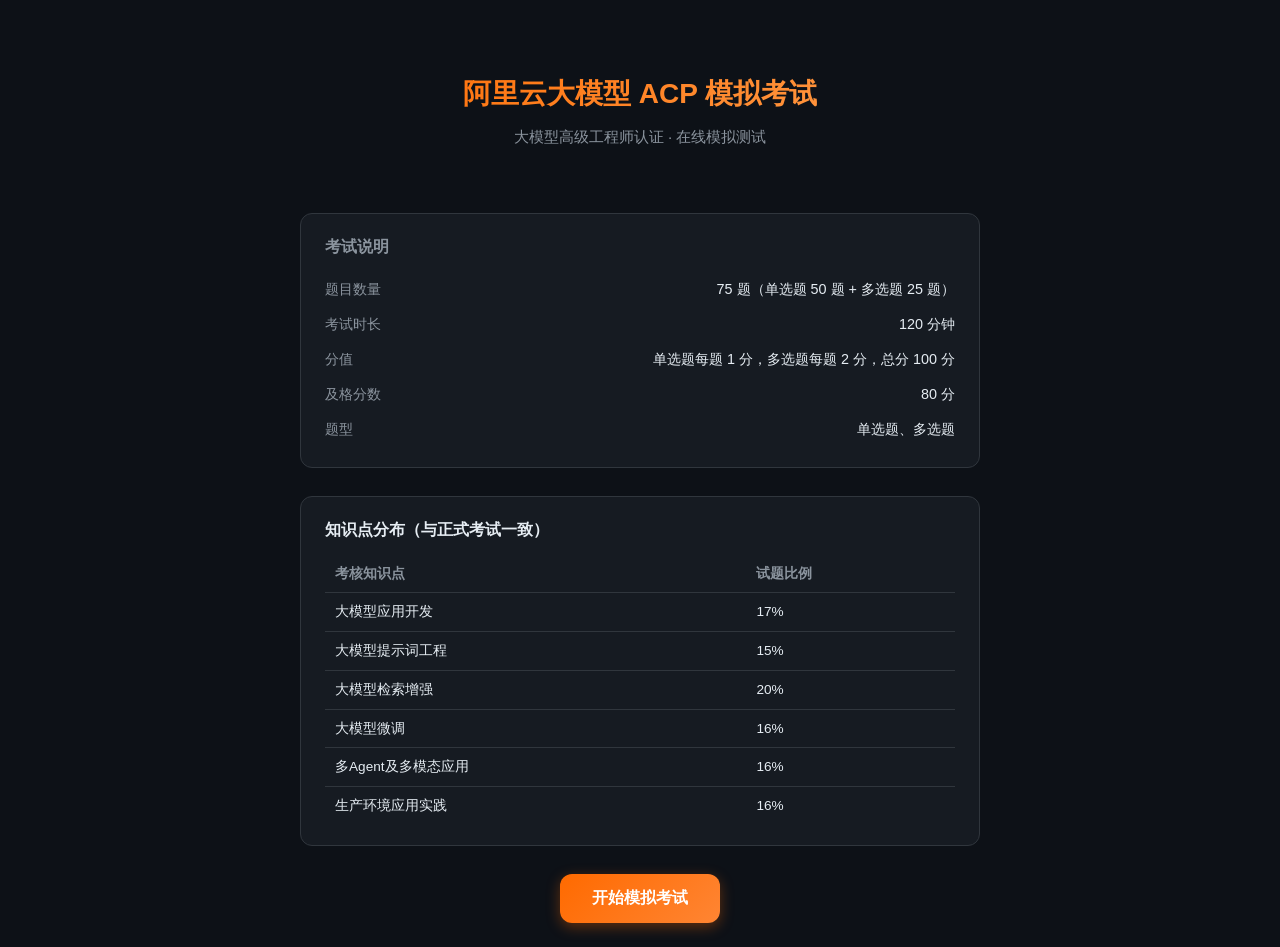
<file: acp-mock-exam/index.html>
<!DOCTYPE html>
<html lang="zh-CN">

<head>
  <meta charset="UTF-8">
  <meta name="viewport" content="width=device-width, initial-scale=1.0">
  <title>阿里云大模型ACP - 在线模拟测试</title>
  <link rel="stylesheet" href="css/style.css">
</head>

<body>
  <div class="container">
    <header class="hero">
      <h1>阿里云大模型 ACP 模拟考试</h1>
      <p class="subtitle">大模型高级工程师认证 · 在线模拟测试</p>
    </header>

    <section class="exam-meta">
      <h2>考试说明</h2>
      <ul>
        <li><span class="label">题目数量</span><span class="value">75 题（单选题 50 题 + 多选题 25 题）</span></li>
        <li><span class="label">考试时长</span><span class="value">120 分钟</span></li>
        <li><span class="label">分值</span><span class="value">单选题每题 1 分，多选题每题 2 分，总分 100 分</span></li>
        <li><span class="label">及格分数</span><span class="value">80 分</span></li>
        <li><span class="label">题型</span><span class="value">单选题、多选题</span></li>
      </ul>
    </section>

    <section class="syllabus-block">
      <h2>知识点分布（与正式考试一致）</h2>
      <table>
        <thead>
          <tr>
            <th>考核知识点</th>
            <th>试题比例</th>
          </tr>
        </thead>
        <tbody>
          <tr>
            <td>大模型应用开发</td>
            <td>17%</td>
          </tr>
          <tr>
            <td>大模型提示词工程</td>
            <td>15%</td>
          </tr>
          <tr>
            <td>大模型检索增强</td>
            <td>20%</td>
          </tr>
          <tr>
            <td>大模型微调</td>
            <td>16%</td>
          </tr>
          <tr>
            <td>多Agent及多模态应用</td>
            <td>16%</td>
          </tr>
          <tr>
            <td>生产环境应用实践</td>
            <td>16%</td>
          </tr>
        </tbody>
      </table>
    </section>

    <div class="actions">
      <button class="btn btn-primary" id="startExam">开始模拟考试</button>
    </div>
  </div>

  <script>
    document.getElementById('startExam').addEventListener('click', function () {
      window.location.href = 'exam.html';
    });
  </script>
</body>

</html>
</file>
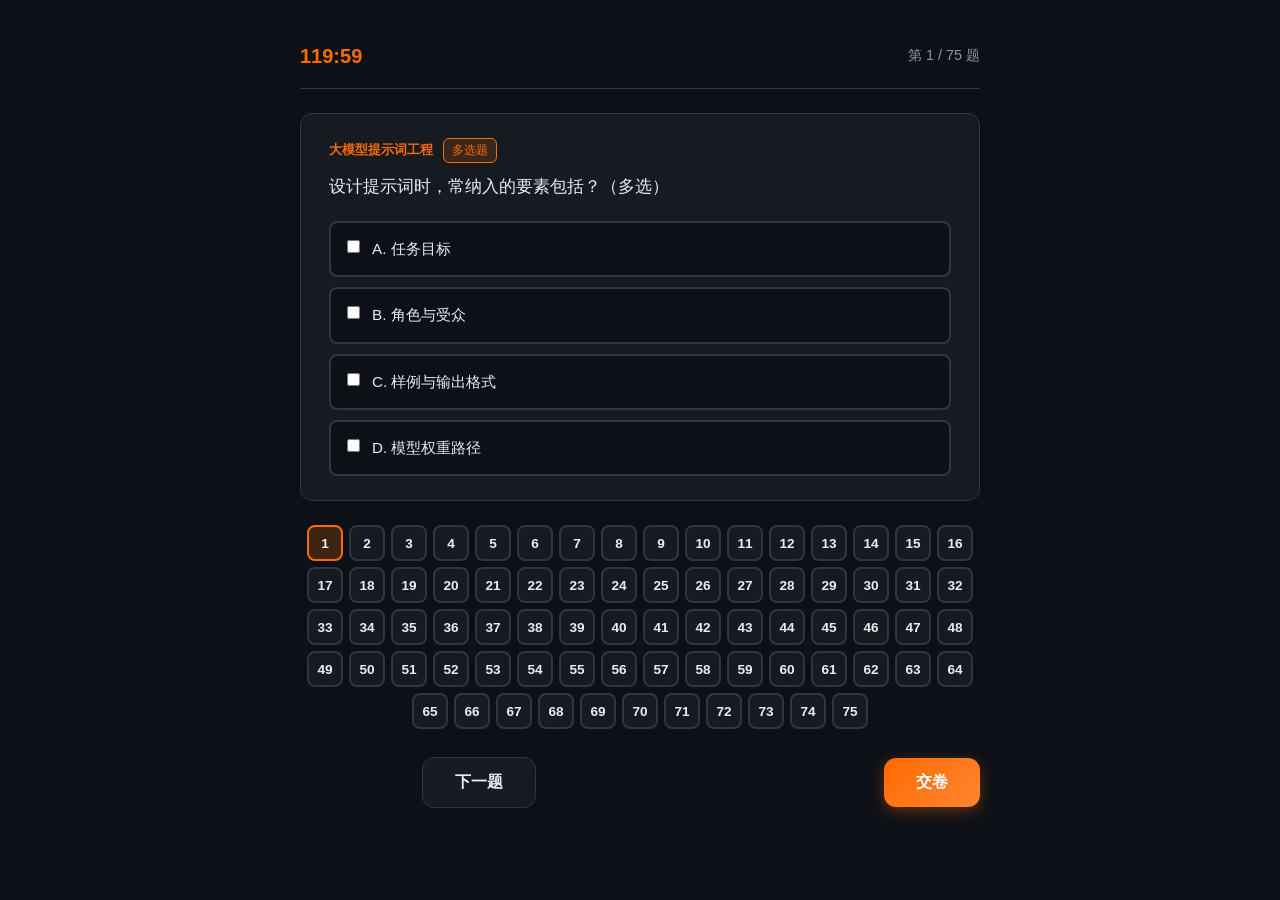
<file: acp-mock-exam/exam.html>
<!DOCTYPE html>
<html lang="zh-CN">
<head>
  <meta charset="UTF-8">
  <meta name="viewport" content="width=device-width, initial-scale=1.0">
  <title>模拟考试中 - 阿里云大模型ACP</title>
  <link rel="stylesheet" href="css/style.css">
</head>
<body>
  <div class="container">
    <div class="exam-header">
      <div class="timer" id="timer">120:00</div>
      <div class="progress-text" id="progress">第 1 / 75 题</div>
    </div>

    <div class="question-card">
      <div class="category-line">
        <span class="category" id="category"></span>
        <span class="question-type-tag" id="questionTypeTag"></span>
      </div>
      <div class="question-text" id="questionText"></div>
      <div class="options" id="options"></div>
    </div>

    <div class="nav-dots" id="navDots"></div>

    <div class="nav-buttons">
      <div class="left">
        <button class="btn btn-secondary" id="btnPrev" type="button">上一题</button>
        <button class="btn btn-secondary" id="btnNext" type="button">下一题</button>
      </div>
      <button class="btn btn-primary" id="btnSubmit" type="button">交卷</button>
    </div>
  </div>

  <script src="js/questions.js"></script>
  <script src="js/exam.js"></script>
</body>
</html>
</file>
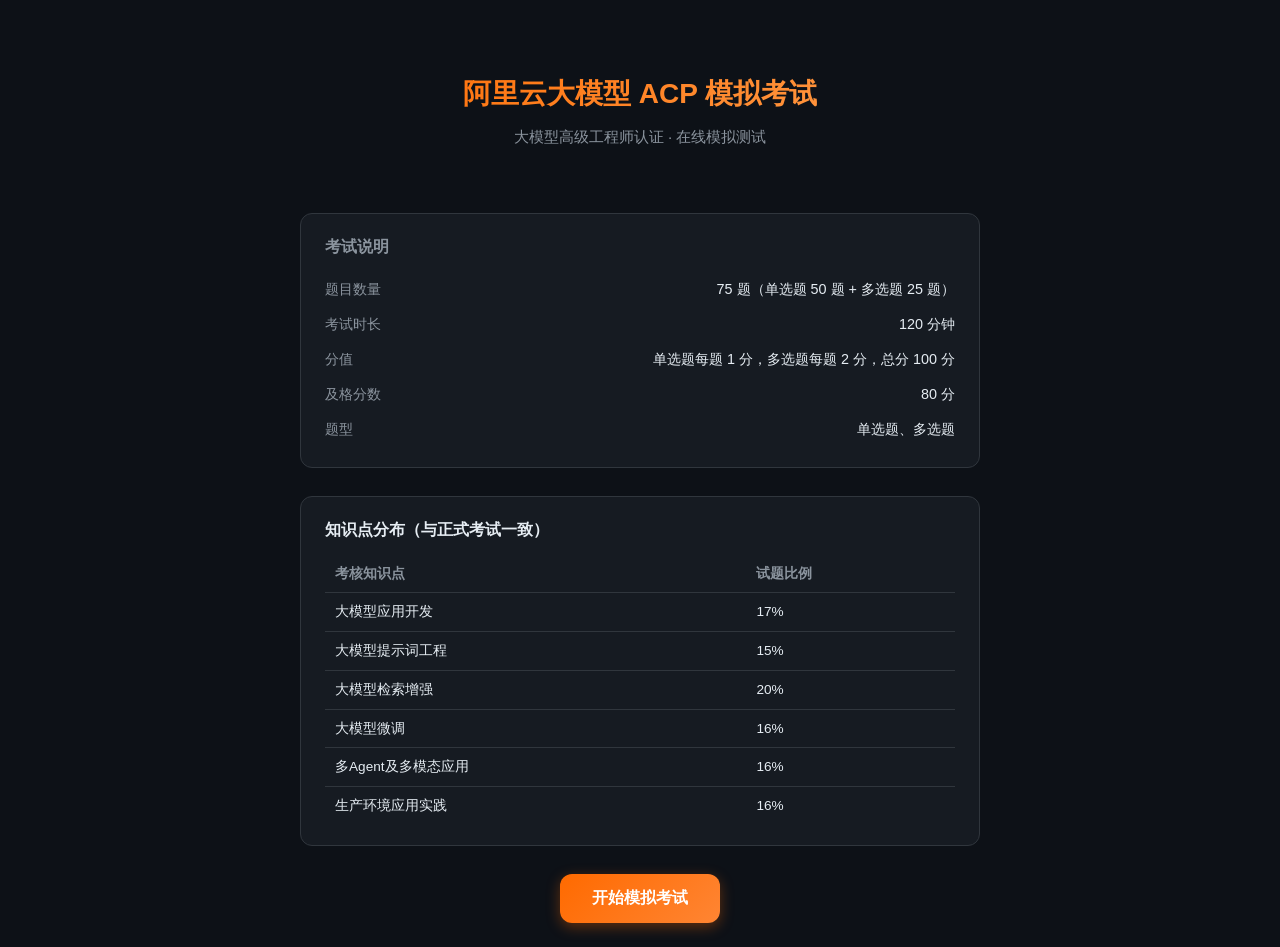
<file: acp-mock-exam/result.html>
<!DOCTYPE html>
<html lang="zh-CN">
<head>
  <meta charset="UTF-8">
  <meta name="viewport" content="width=device-width, initial-scale=1.0">
  <title>考试成绩 - 阿里云大模型ACP模拟</title>
  <link rel="stylesheet" href="css/style.css">
</head>
<body>
  <div class="container">
    <header class="result-hero">
      <h1>模拟考试成绩</h1>
      <div class="score-circle" id="scoreCircle">0</div>
      <p class="score-total" id="scoreTotal">/ 100 分</p>
      <p class="pass-msg hidden" id="passMsg">恭喜，已达到及格线！</p>
      <p class="fail-msg hidden" id="failMsg">未达及格线，建议复习后再次模拟。</p>
    </header>

    <div class="stats-grid">
      <div class="stat-card">
        <div class="value" id="statScore">0</div>
        <div class="label">得分</div>
      </div>
      <div class="stat-card">
        <div class="value" id="statCorrect">0</div>
        <div class="label">正确题数</div>
      </div>
      <div class="stat-card">
        <div class="value" id="statTotal">0</div>
        <div class="label">总题数</div>
      </div>
      <div class="stat-card">
        <div class="value" id="statTime">0:00</div>
        <div class="label">用时</div>
      </div>
    </div>

    <section class="review-section" id="reviewSection">
      <div class="review-header">
        <h2>题目回顾</h2>
        <div class="filter-tabs">
          <button class="filter-btn active" data-filter="all">全部</button>
          <button class="filter-btn" data-filter="wrong">错题 (<span id="wrongCount">0</span>)</button>
          <button class="filter-btn" data-filter="correct">正确 (<span id="correctCount">0</span>)</button>
        </div>
      </div>
      <div id="reviewList"></div>
    </section>

    <div class="actions" style="margin-top:24px;">
      <a href="index.html" class="btn btn-secondary">再考一次</a>
      <a href="exam.html" class="btn btn-primary">重新抽题并考试</a>
    </div>
  </div>

  <script>
    (function() {
      const raw = sessionStorage.getItem('acpExamResults');
      if (!raw) {
        window.location.href = 'index.html';
        return;
      }
      const data = JSON.parse(raw);
      const { results, score, total, correct, timeUsed } = data;

      const pass = score >= 80;
      document.getElementById('scoreCircle').textContent = score;
      document.getElementById('scoreTotal').textContent = '/ 100 分';
      document.getElementById('scoreCircle').className = 'score-circle ' + (pass ? 'pass' : 'fail');
      document.getElementById(pass ? 'passMsg' : 'failMsg').classList.remove('hidden');
      document.getElementById('statScore').textContent = score + ' / 100';
      document.getElementById('statCorrect').textContent = correct;
      document.getElementById('statTotal').textContent = total;
      const m = Math.floor(timeUsed / 60);
      const s = timeUsed % 60;
      document.getElementById('statTime').textContent = m + ':' + (s < 10 ? '0' : '') + s;

      const wrong = results.filter(function(r) { return !r.correct; });
      const right = results.filter(function(r) { return r.correct; });
      
      document.getElementById('wrongCount').textContent = wrong.length;
      document.getElementById('correctCount').textContent = right.length;

      const reviewList = document.getElementById('reviewList');

      function renderReview(filter) {
        reviewList.innerHTML = '';
        let filtered = results;
        if (filter === 'wrong') filtered = wrong;
        else if (filter === 'correct') filtered = right;

        if (filtered.length === 0) {
          if (filter === 'wrong') {
            reviewList.innerHTML = '<p style="color:var(--text-muted);">全部正确，无需错题回顾。</p>';
          } else if (filter === 'correct') {
            reviewList.innerHTML = '<p style="color:var(--text-muted);">暂无正确题目。</p>';
          }
          return;
        }

        filtered.forEach(function(r, i) {
          const div = document.createElement('div');
          div.className = 'review-item' + (r.correct ? ' correct' : ' wrong');
          let optionsHtml = '';
          if (r.options && r.options.length) {
            optionsHtml = '<div class="review-options"><strong>选项：</strong><ul>';
            r.options.forEach(function(opt) { optionsHtml += '<li>' + opt + '</li>'; });
            optionsHtml += '</ul></div>';
          }
          const statusLabel = r.correct ? '<span class="status-tag correct">✓ 正确</span>' : '<span class="status-tag wrong">✗ 错误</span>';
          div.innerHTML =
            '<div class="q-num">' + statusLabel + ' 第 ' + (results.indexOf(r) + 1) + ' 题 · ' + r.category + (r.maxPoints === 2 ? ' · 多选' : '') + '</div>' +
            '<div class="q-text">' + r.question + '</div>' +
            optionsHtml +
            '<div class="your-answer ' + (r.correct ? 'correct' : 'wrong') + '">你的答案：' + (r.displayUser || '未作答') + '</div>' +
            '<div class="correct-answer">正确答案：' + r.displayAnswer + '</div>' +
            (r.explanation ? '<div class="explanation"><strong>答案解析：</strong>' + r.explanation + '</div>' : '');
          reviewList.appendChild(div);
        });
      }

      // 默认显示全部
      renderReview('all');

      // 筛选按钮事件
      document.querySelectorAll('.filter-btn').forEach(function(btn) {
        btn.addEventListener('click', function() {
          document.querySelectorAll('.filter-btn').forEach(function(b) { b.classList.remove('active'); });
          this.classList.add('active');
          renderReview(this.dataset.filter);
        });
      });
    })();
  </script>
</body>
</html>
</file>
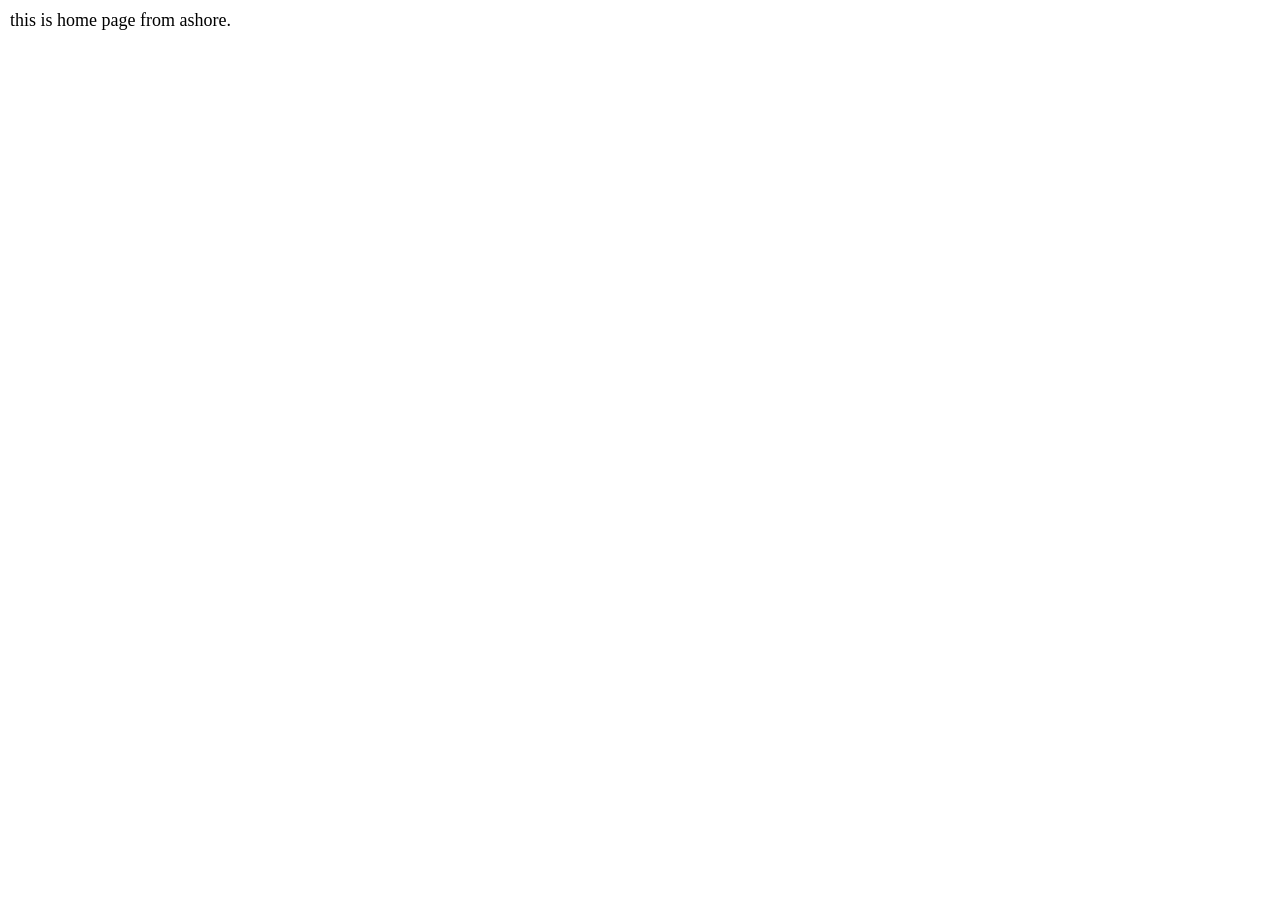
<file: ashore/src/main/resources/templates/home.html>
<!DOCTYPE html>
<html lang="en">
<head>
    <meta charset="UTF-8">
    <title>Home mcp-client</title>
    <link href="../static/css/styles.css" rel="stylesheet">
</head>
<body>
this is home page from ashore.
</body>
<script type="text/javascript" src="../static/js/home.js"></script>
</html>
</file>
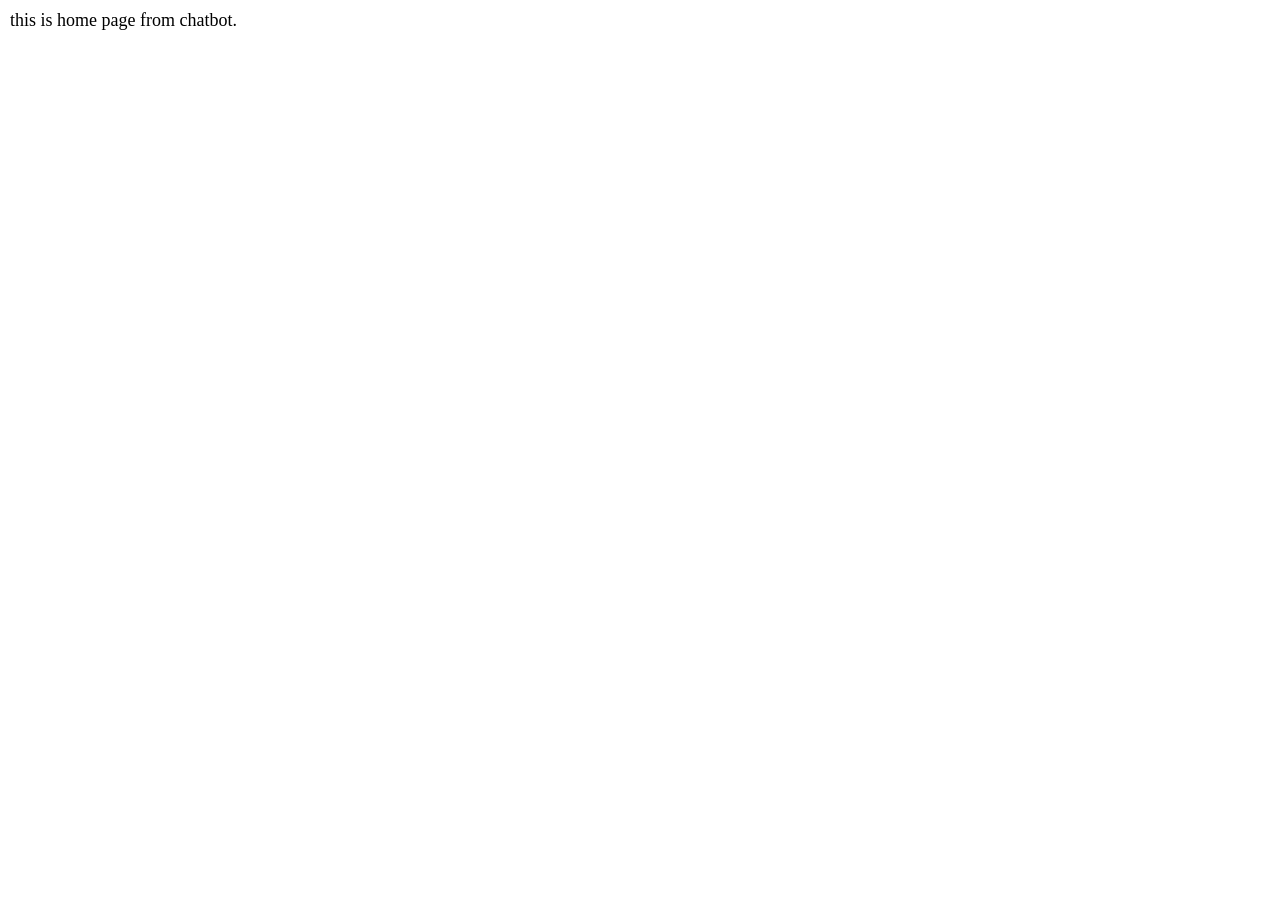
<file: spring-ai-examples/chatbot/src/main/resources/templates/home.html>
<!DOCTYPE html>
<html lang="en">
<head>
    <meta charset="UTF-8">
    <title>Home chatbot</title>
    <link href="../static/css/styles.css" rel="stylesheet">
</head>
<body>
this is home page from chatbot.
</body>
<script type="text/javascript" src="../static/js/home.js"></script>
</html>
</file>
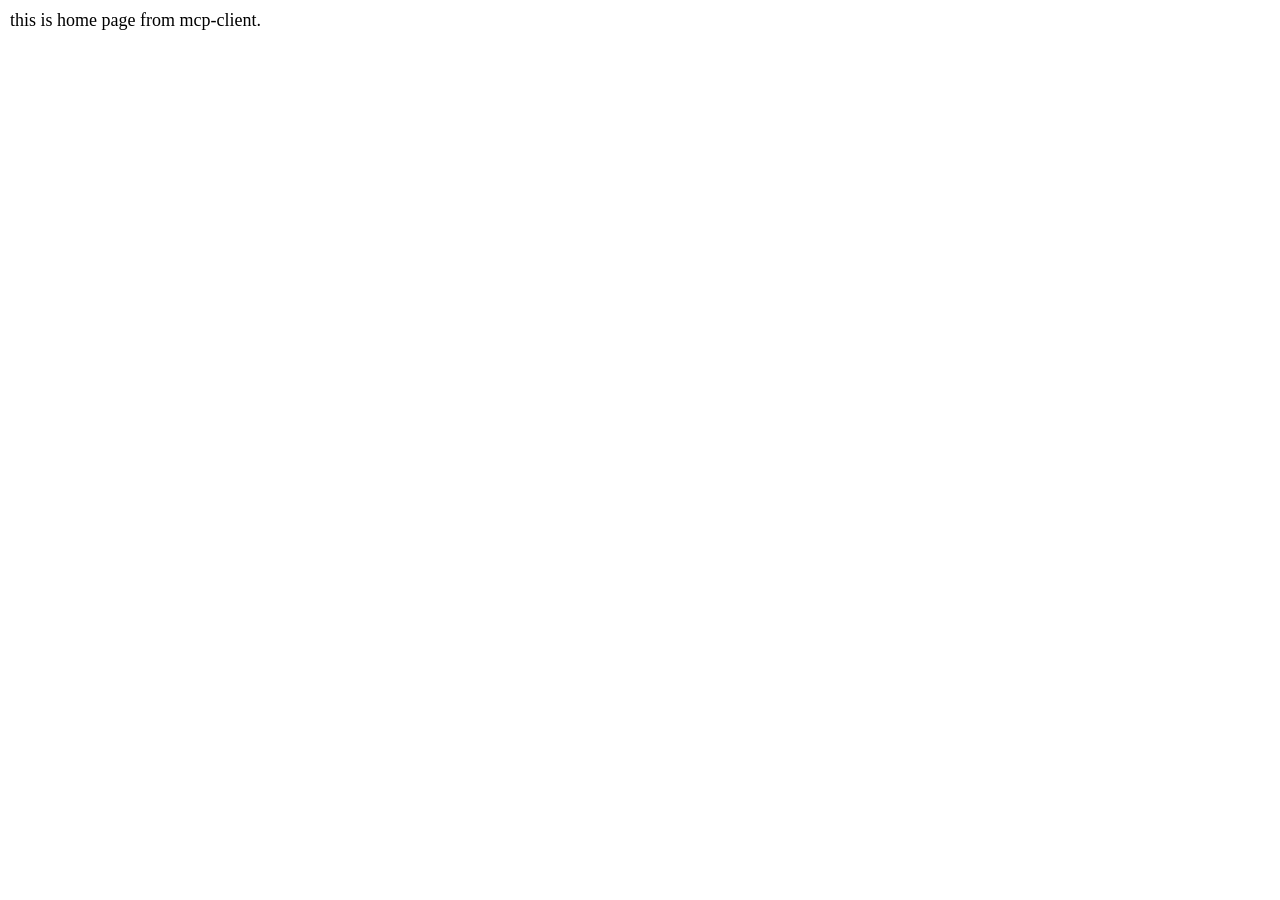
<file: spring-ai-examples/mcp-client/src/main/resources/templates/home.html>
<!DOCTYPE html>
<html lang="en">
<head>
    <meta charset="UTF-8">
    <title>Home mcp-client</title>
    <link href="../static/css/styles.css" rel="stylesheet">
</head>
<body>
this is home page from mcp-client.
</body>
<script type="text/javascript" src="../static/js/home.js"></script>
</html>
</file>
<file: acp-mock-exam/css/style.css>
/* 阿里云大模型ACP - 在线模拟测试 */
:root {
  --primary: #ff6a00;
  --primary-dark: #e55c00;
  --bg: #0d1117;
  --surface: #161b22;
  --surface-hover: #21262d;
  --border: #30363d;
  --text: #e6edf3;
  --text-muted: #8b949e;
  --success: #3fb950;
  --error: #f85149;
  --radius: 12px;
  --font-sans: "PingFang SC", "Microsoft YaHei", sans-serif;
}

* {
  box-sizing: border-box;
  margin: 0;
  padding: 0;
}

body {
  font-family: var(--font-sans);
  background: var(--bg);
  color: var(--text);
  min-height: 100vh;
  line-height: 1.6;
}

.container {
  max-width: 720px;
  margin: 0 auto;
  padding: 24px 20px;
}

/* ========== 首页 ========== */
.hero {
  text-align: center;
  padding: 48px 0 32px;
}

.hero h1 {
  font-size: 1.75rem;
  font-weight: 700;
  margin-bottom: 8px;
  background: linear-gradient(135deg, #ff6a00 0%, #ff9f4d 100%);
  -webkit-background-clip: text;
  -webkit-text-fill-color: transparent;
  background-clip: text;
}

.hero .subtitle {
  color: var(--text-muted);
  font-size: 0.95rem;
  margin-bottom: 32px;
}

.exam-meta {
  background: var(--surface);
  border: 1px solid var(--border);
  border-radius: var(--radius);
  padding: 20px 24px;
  margin-bottom: 28px;
  text-align: left;
}

.exam-meta h2 {
  font-size: 1rem;
  color: var(--text-muted);
  margin-bottom: 12px;
  font-weight: 600;
}

.exam-meta ul {
  list-style: none;
  font-size: 0.9rem;
}

.exam-meta li {
  padding: 6px 0;
  display: flex;
  justify-content: space-between;
  gap: 12px;
}

.exam-meta .label {
  color: var(--text-muted);
}

.exam-meta .value {
  color: var(--text);
  font-weight: 500;
}

.syllabus-block {
  background: var(--surface);
  border: 1px solid var(--border);
  border-radius: var(--radius);
  padding: 20px 24px;
  margin-bottom: 28px;
  text-align: left;
}

.syllabus-block h2 {
  font-size: 1rem;
  margin-bottom: 12px;
  font-weight: 600;
}

.syllabus-block table {
  width: 100%;
  border-collapse: collapse;
  font-size: 0.85rem;
}

.syllabus-block th,
.syllabus-block td {
  padding: 8px 10px;
  text-align: left;
  border-bottom: 1px solid var(--border);
}

.syllabus-block th {
  color: var(--text-muted);
  font-weight: 600;
}

.syllabus-block tr:last-child td {
  border-bottom: none;
}

.btn {
  display: inline-block;
  padding: 14px 32px;
  font-size: 1rem;
  font-weight: 600;
  border: none;
  border-radius: var(--radius);
  cursor: pointer;
  transition: transform 0.15s, box-shadow 0.15s;
  font-family: var(--font-sans);
}

.btn-primary {
  background: linear-gradient(135deg, #ff6a00 0%, #ff8533 100%);
  color: #fff;
  box-shadow: 0 4px 14px rgba(255, 106, 0, 0.35);
}

.btn-primary:hover {
  transform: translateY(-1px);
  box-shadow: 0 6px 20px rgba(255, 106, 0, 0.4);
}

.btn-primary:disabled {
  opacity: 0.6;
  cursor: not-allowed;
  transform: none;
}

.btn-secondary {
  background: var(--surface);
  color: var(--text);
  border: 1px solid var(--border);
}

.btn-secondary:hover {
  background: var(--surface-hover);
}

.actions {
  display: flex;
  gap: 12px;
  justify-content: center;
  flex-wrap: wrap;
  margin-top: 24px;
}

/* ========== 考试页 ========== */
.exam-header {
  display: flex;
  justify-content: space-between;
  align-items: center;
  flex-wrap: wrap;
  gap: 12px;
  padding: 16px 0;
  border-bottom: 1px solid var(--border);
  margin-bottom: 24px;
}

.timer {
  font-size: 1.25rem;
  font-weight: 700;
  color: var(--primary);
}

.timer.warning {
  color: var(--error);
}

.progress-text {
  color: var(--text-muted);
  font-size: 0.9rem;
}

.question-card {
  background: var(--surface);
  border: 1px solid var(--border);
  border-radius: var(--radius);
  padding: 24px 28px;
  margin-bottom: 24px;
}

.category-line {
  display: flex;
  align-items: center;
  gap: 10px;
  margin-bottom: 10px;
}

.question-card .category {
  font-size: 0.8rem;
  color: var(--primary);
  font-weight: 600;
}

.question-type-tag {
  font-size: 0.75rem;
  padding: 2px 8px;
  border-radius: 6px;
  background: var(--surface-hover);
  color: var(--text-muted);
  border: 1px solid var(--border);
}

.question-type-tag.multi {
  background: rgba(255, 106, 0, 0.15);
  color: var(--primary);
  border-color: var(--primary);
}

.question-card .question-text {
  font-size: 1.05rem;
  margin-bottom: 20px;
  line-height: 1.65;
}

.options {
  display: flex;
  flex-direction: column;
  gap: 10px;
}

.option {
  display: flex;
  align-items: flex-start;
  gap: 12px;
  padding: 14px 16px;
  background: var(--bg);
  border: 2px solid var(--border);
  border-radius: 8px;
  cursor: pointer;
  transition: border-color 0.15s, background 0.15s;
}

.option:hover {
  border-color: var(--primary);
  background: var(--surface-hover);
}

.option.selected {
  border-color: var(--primary);
  background: rgba(255, 106, 0, 0.12);
}

.option input {
  margin-top: 3px;
  accent-color: var(--primary);
}

.option label {
  flex: 1;
  cursor: pointer;
  font-size: 0.95rem;
}

.nav-buttons {
  display: flex;
  justify-content: space-between;
  align-items: center;
  margin-top: 28px;
  gap: 12px;
}

.nav-buttons .left {
  display: flex;
  gap: 8px;
}

.nav-dots {
  display: flex;
  flex-wrap: wrap;
  gap: 6px;
  justify-content: center;
  margin: 16px 0;
}

.nav-dot {
  width: 36px;
  height: 36px;
  border-radius: 8px;
  border: 2px solid var(--border);
  background: var(--surface);
  color: var(--text);
  cursor: pointer;
  font-size: 0.85rem;
  font-weight: 600;
  transition: all 0.15s;
}

.nav-dot:hover {
  border-color: var(--primary);
  background: var(--surface-hover);
}

.nav-dot.answered {
  border-color: var(--success);
  background: rgba(63, 185, 80, 0.15);
}

.nav-dot.current {
  border-color: var(--primary);
  background: rgba(255, 106, 0, 0.2);
}

/* ========== 结果页 ========== */
.result-hero {
  text-align: center;
  padding: 32px 0 24px;
}

.result-hero h1 {
  font-size: 1.5rem;
  margin-bottom: 8px;
}

.score-circle {
  width: 120px;
  height: 120px;
  border-radius: 50%;
  margin: 20px auto 24px;
  display: flex;
  align-items: center;
  justify-content: center;
  font-size: 2rem;
  font-weight: 800;
  border: 4px solid var(--border);
  background: var(--surface);
}

.score-circle.pass {
  border-color: var(--success);
  color: var(--success);
  background: rgba(63, 185, 80, 0.1);
}

.score-circle.fail {
  border-color: var(--error);
  color: var(--error);
  background: rgba(248, 81, 73, 0.1);
}

.result-hero .score-total {
  font-size: 1rem;
  color: var(--text-muted);
  margin-top: -8px;
}

.pass-msg, .fail-msg {
  font-size: 1rem;
  color: var(--text-muted);
  margin-bottom: 28px;
}

.review-section {
  background: var(--surface);
  border: 1px solid var(--border);
  border-radius: var(--radius);
  padding: 24px;
  margin-top: 24px;
  text-align: left;
}

.review-header {
  display: flex;
  justify-content: space-between;
  align-items: center;
  flex-wrap: wrap;
  gap: 12px;
  margin-bottom: 16px;
}

.review-header h2 {
  font-size: 1.1rem;
  font-weight: 600;
  margin-bottom: 0;
}

.filter-tabs {
  display: flex;
  gap: 8px;
}

.filter-btn {
  padding: 6px 14px;
  border-radius: 8px;
  border: 1px solid var(--border);
  background: var(--bg);
  color: var(--text-muted);
  font-size: 0.85rem;
  cursor: pointer;
  transition: all 0.15s;
}

.filter-btn:hover {
  border-color: var(--primary);
  color: var(--text);
}

.filter-btn.active {
  background: var(--primary);
  border-color: var(--primary);
  color: #fff;
}

.review-item {
  border-bottom: 1px solid var(--border);
  padding: 16px 0;
}

.review-item:last-child {
  border-bottom: none;
}

.review-item .q-num {
  font-size: 0.8rem;
  color: var(--primary);
  font-weight: 600;
  margin-bottom: 6px;
}

.review-item .q-text {
  font-size: 0.95rem;
  margin-bottom: 8px;
}

.review-item .your-answer.wrong {
  color: var(--error);
}

.review-item .your-answer.correct {
  color: var(--success);
}

.status-tag {
  display: inline-block;
  padding: 2px 8px;
  border-radius: 4px;
  font-size: 0.75rem;
  font-weight: 600;
  margin-right: 8px;
}

.status-tag.correct {
  background: rgba(63, 185, 80, 0.15);
  color: var(--success);
}

.status-tag.wrong {
  background: rgba(248, 81, 73, 0.15);
  color: var(--error);
}

.review-item .correct-answer {
  color: var(--success);
  margin-top: 4px;
}

.review-item .review-options {
  margin: 10px 0;
  font-size: 0.9rem;
}

.review-item .review-options ul {
  list-style: none;
  padding-left: 0;
  margin: 6px 0 0 0;
}

.review-item .review-options li {
  margin: 4px 0;
  padding-left: 0;
}

.review-item .explanation {
  margin-top: 10px;
  padding: 10px 12px;
  background: var(--bg);
  border-radius: 8px;
  font-size: 0.9rem;
  color: var(--text-muted);
}

.stats-grid {
  display: grid;
  grid-template-columns: repeat(auto-fit, minmax(140px, 1fr));
  gap: 12px;
  margin-bottom: 24px;
}

.stat-card {
  background: var(--surface);
  border: 1px solid var(--border);
  border-radius: var(--radius);
  padding: 16px;
  text-align: center;
}

.stat-card .value {
  font-size: 1.5rem;
  font-weight: 700;
  color: var(--primary);
}

.stat-card .label {
  font-size: 0.8rem;
  color: var(--text-muted);
  margin-top: 4px;
}

.hidden {
  display: none !important;
}

@media (max-width: 600px) {
  .container {
    padding: 16px 12px;
  }
  .question-card {
    padding: 18px 16px;
  }
  .exam-header {
    flex-direction: column;
    align-items: flex-start;
  }
}
</file>
<file: ashore/src/main/resources/static/css/styles.css>
body{
    margin:10px;
    font-size: large;
}
</file>
<file: spring-ai-examples/chatbot/src/main/resources/static/css/styles.css>
body{
    margin:10px;
    font-size: large;
}
</file>
<file: spring-ai-examples/mcp-client/src/main/resources/static/css/styles.css>
body{
    margin:10px;
    font-size: large;
}
</file>
